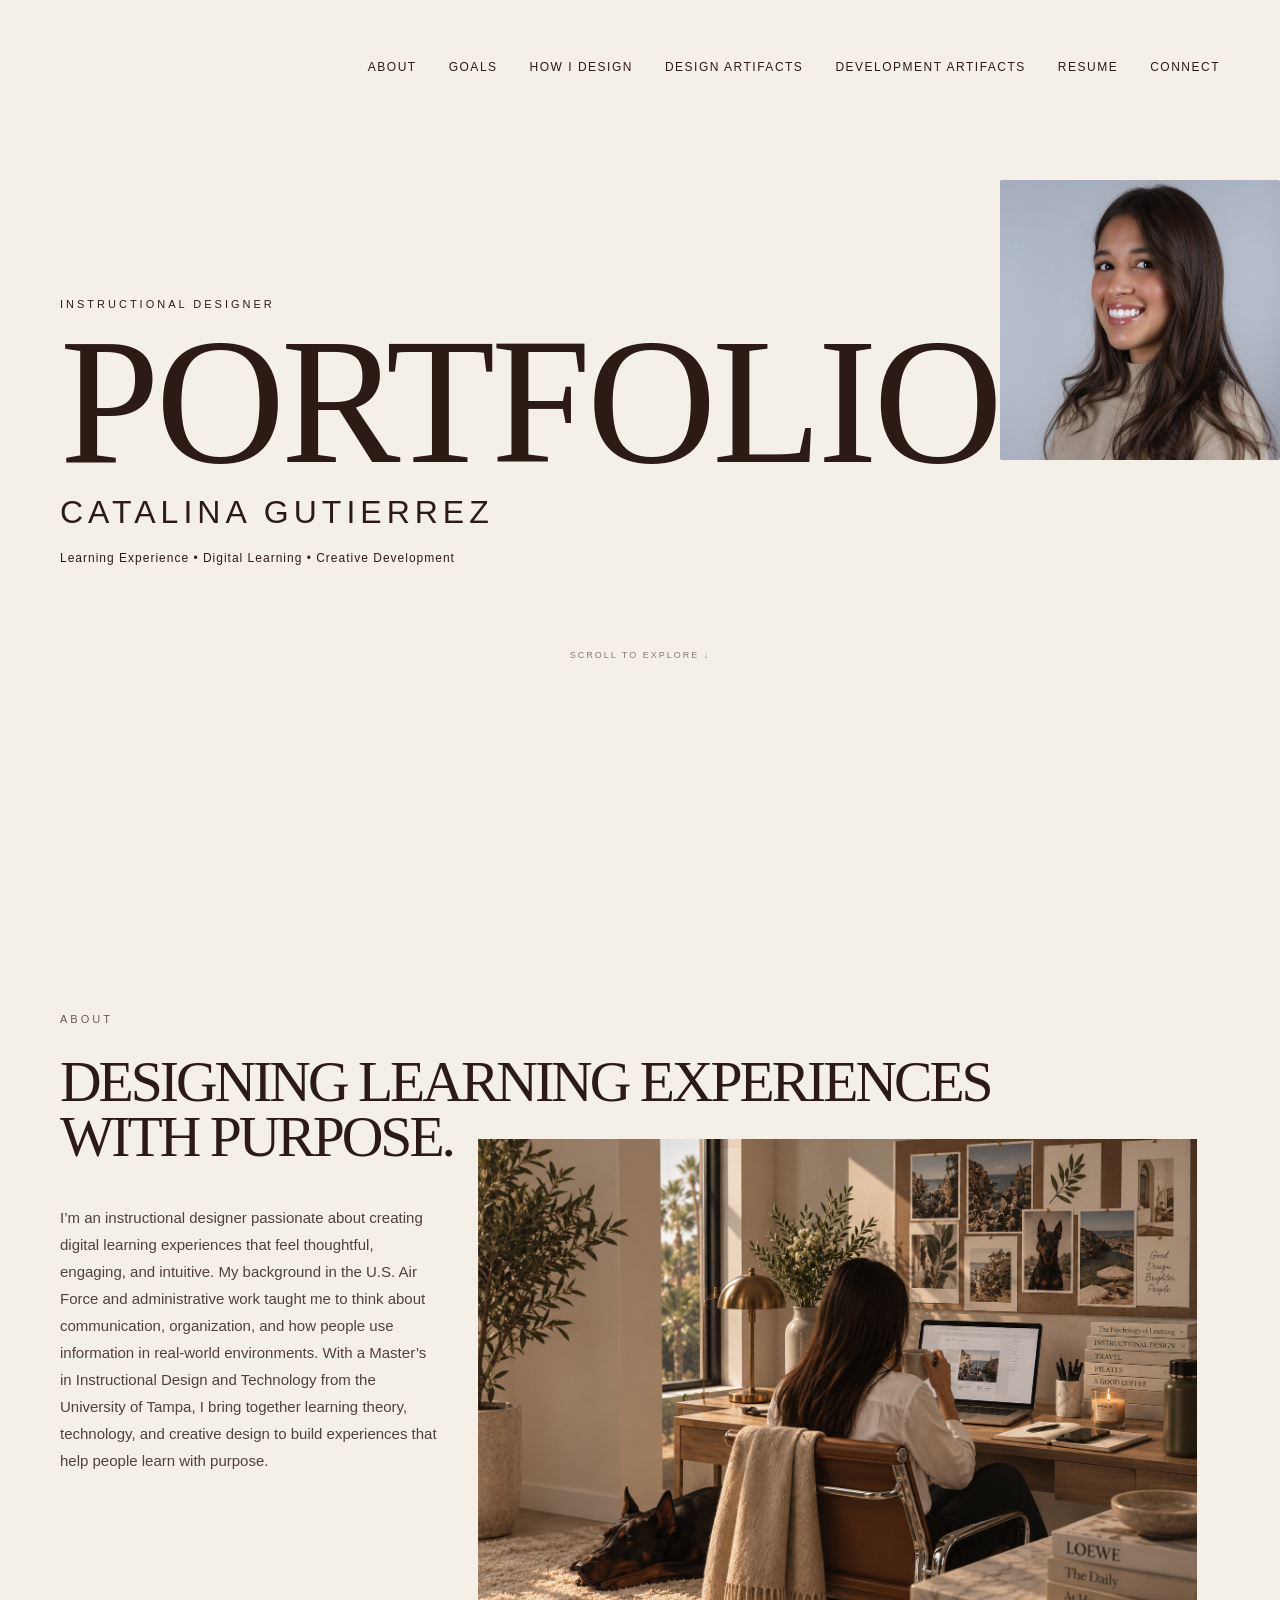
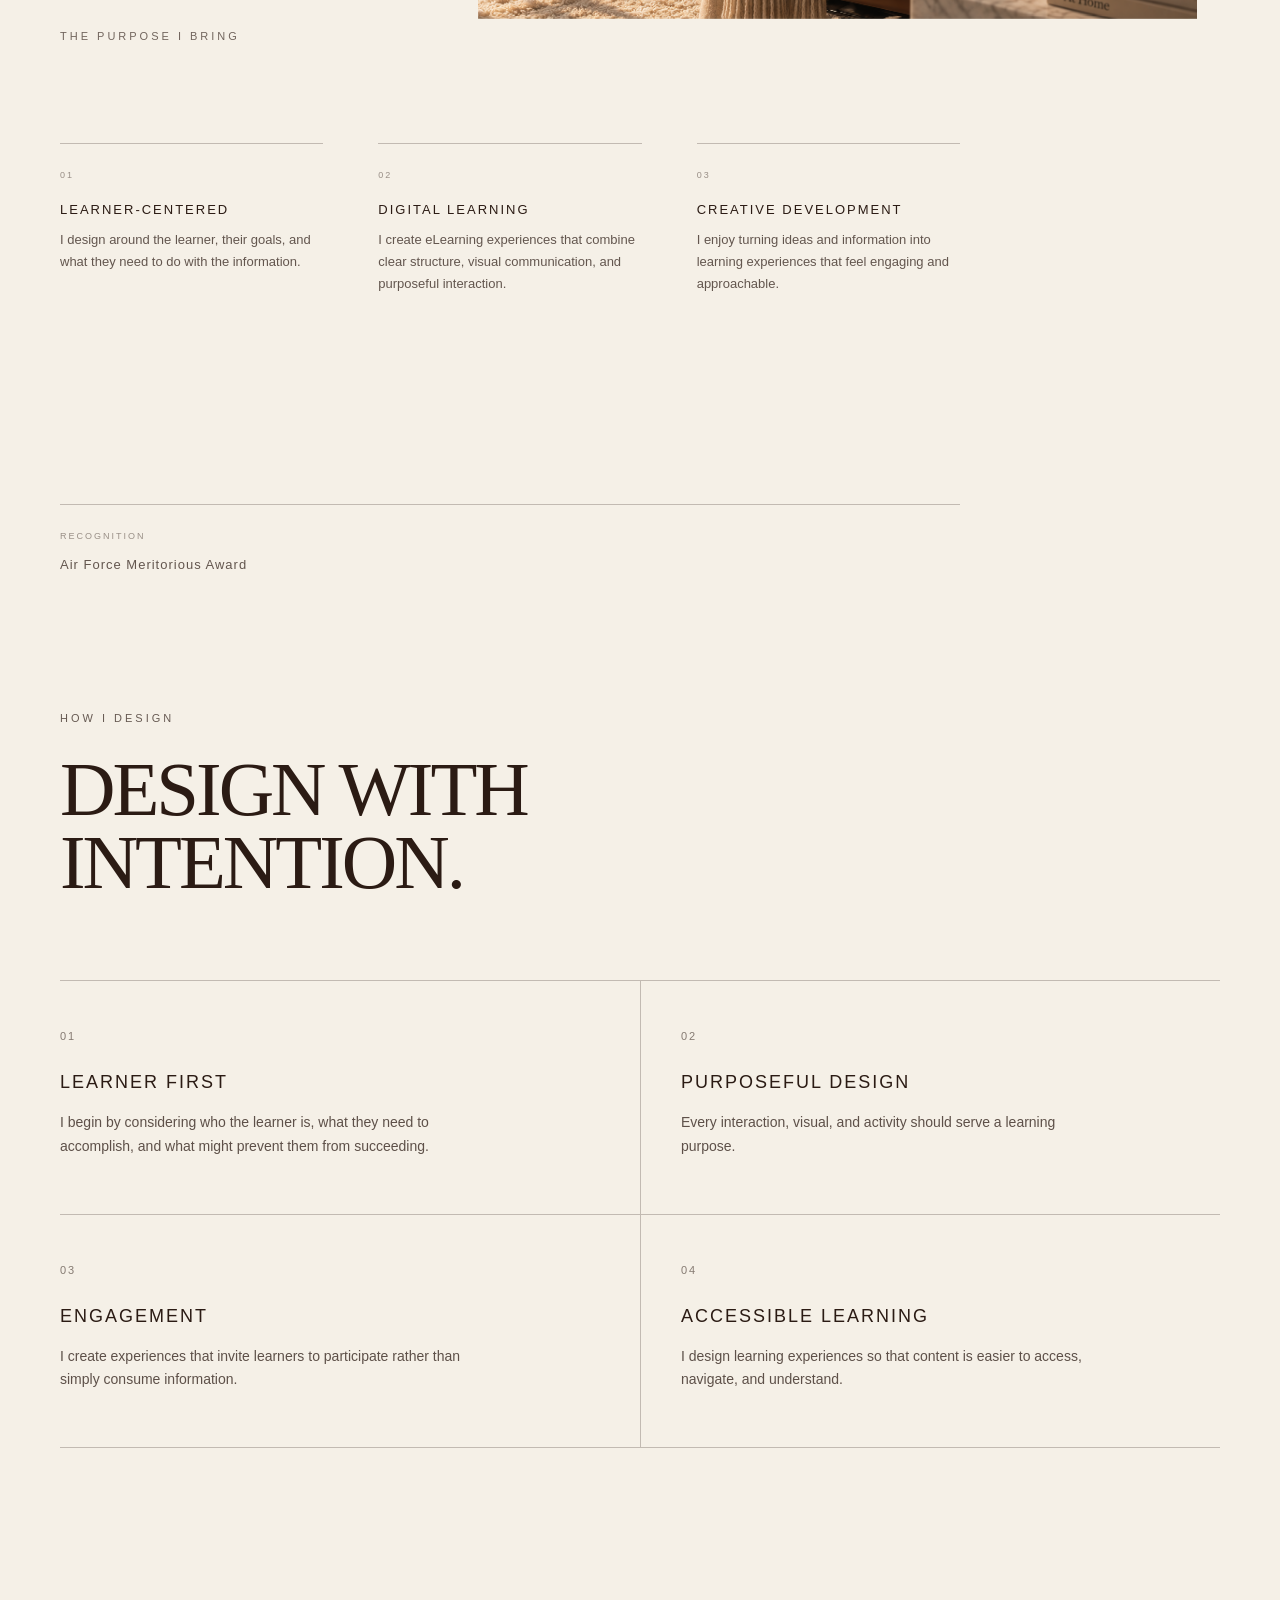
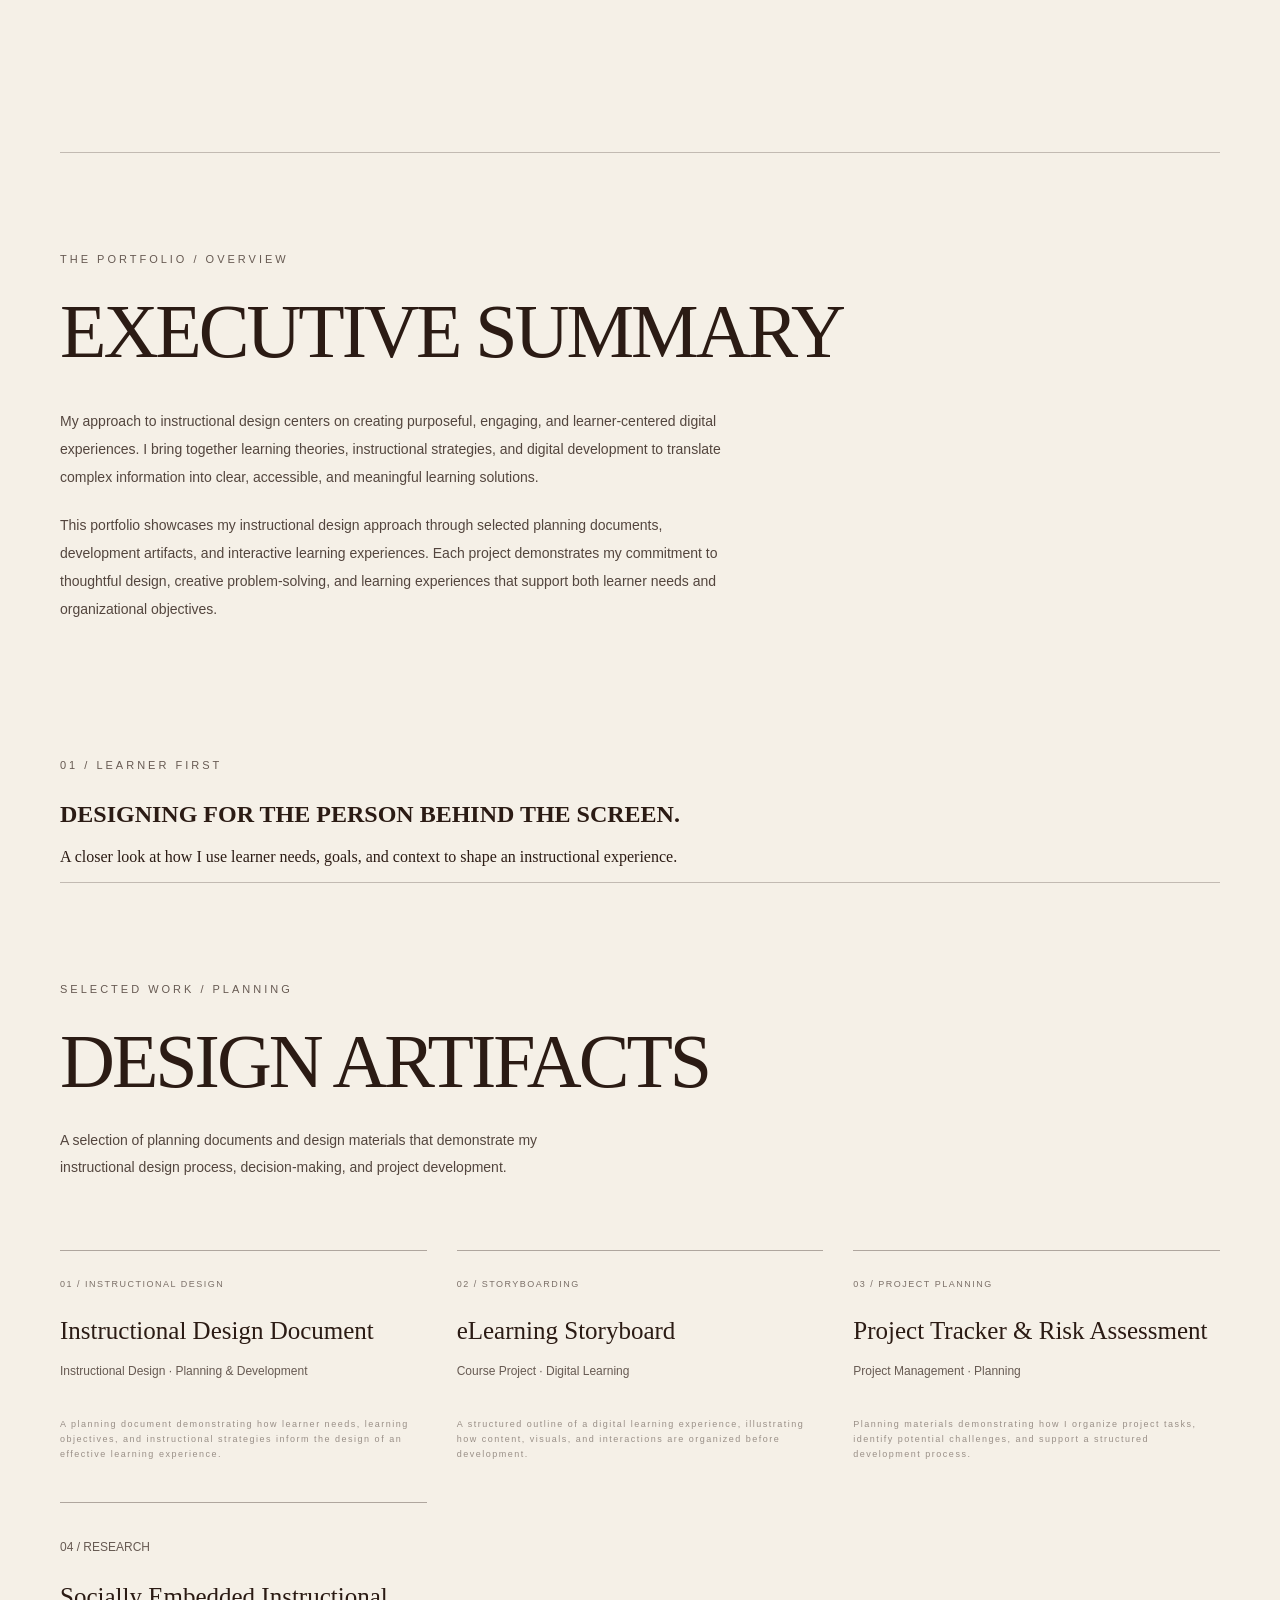
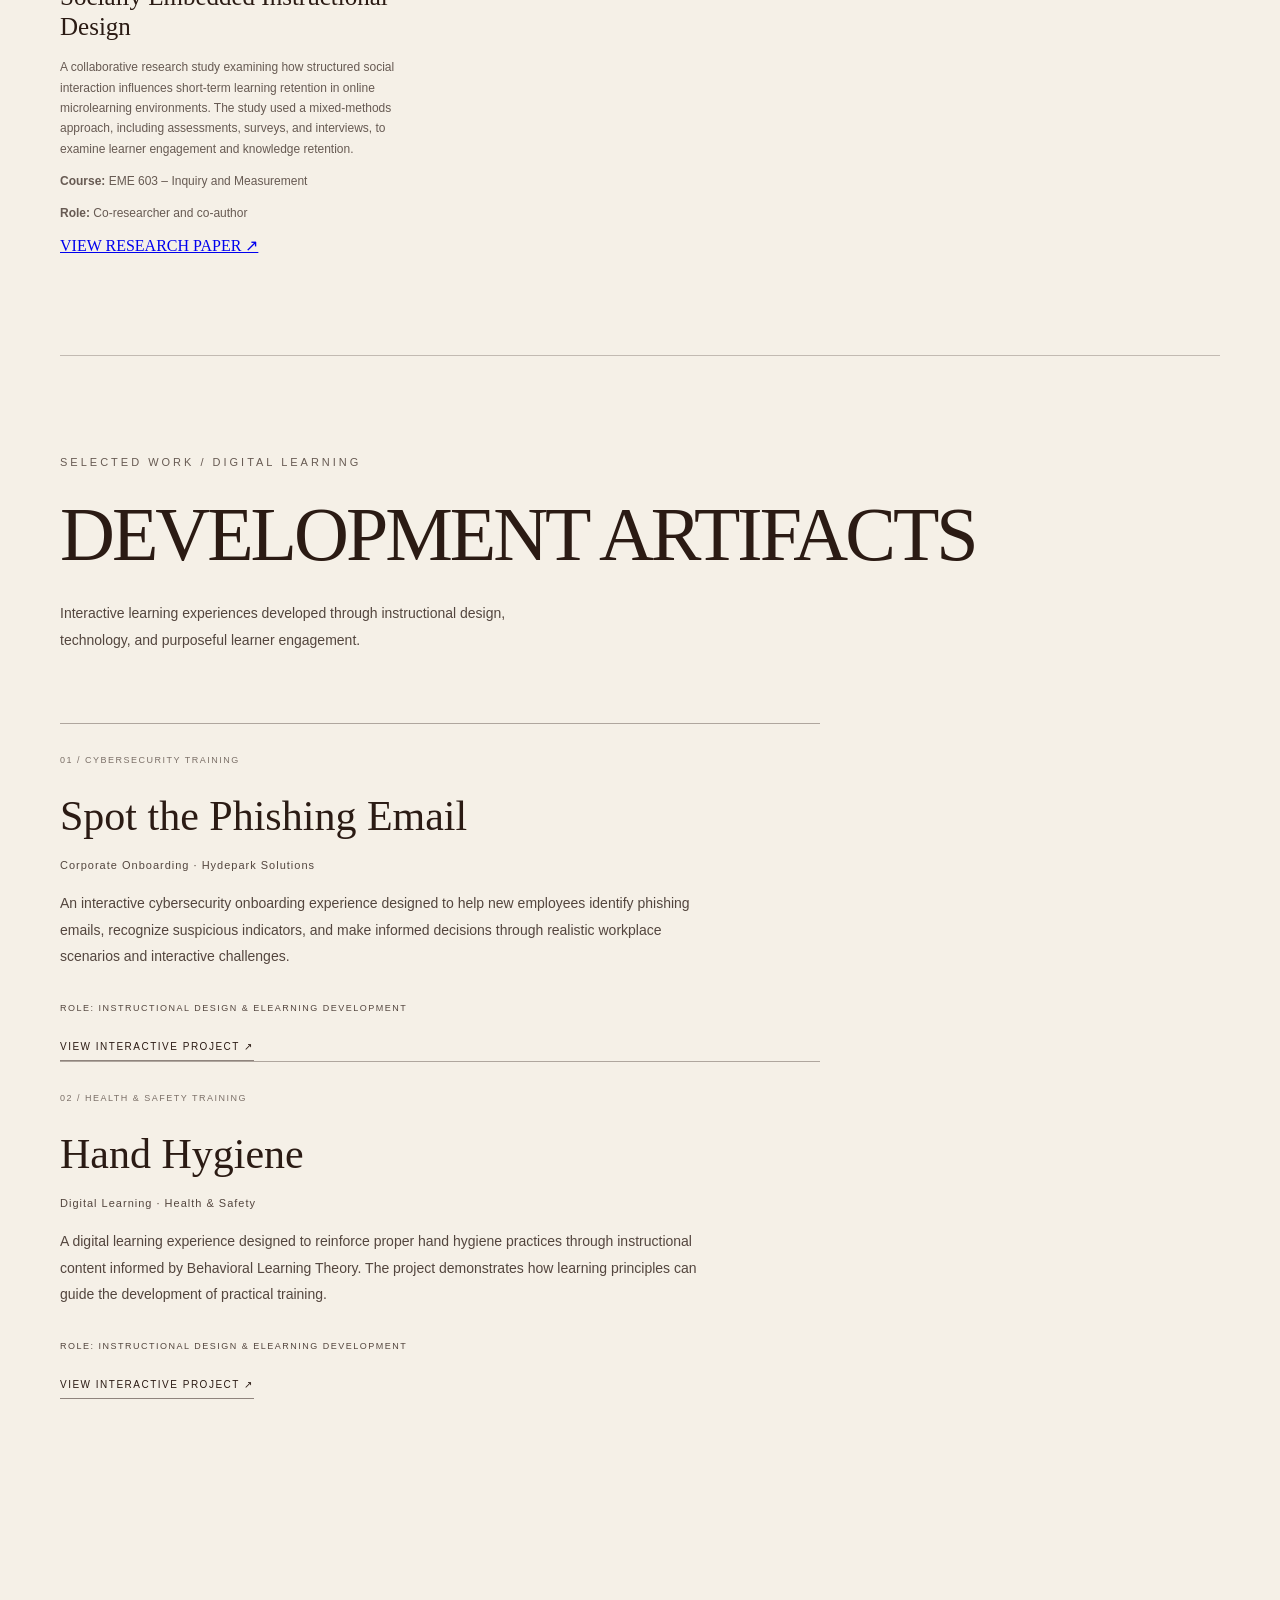
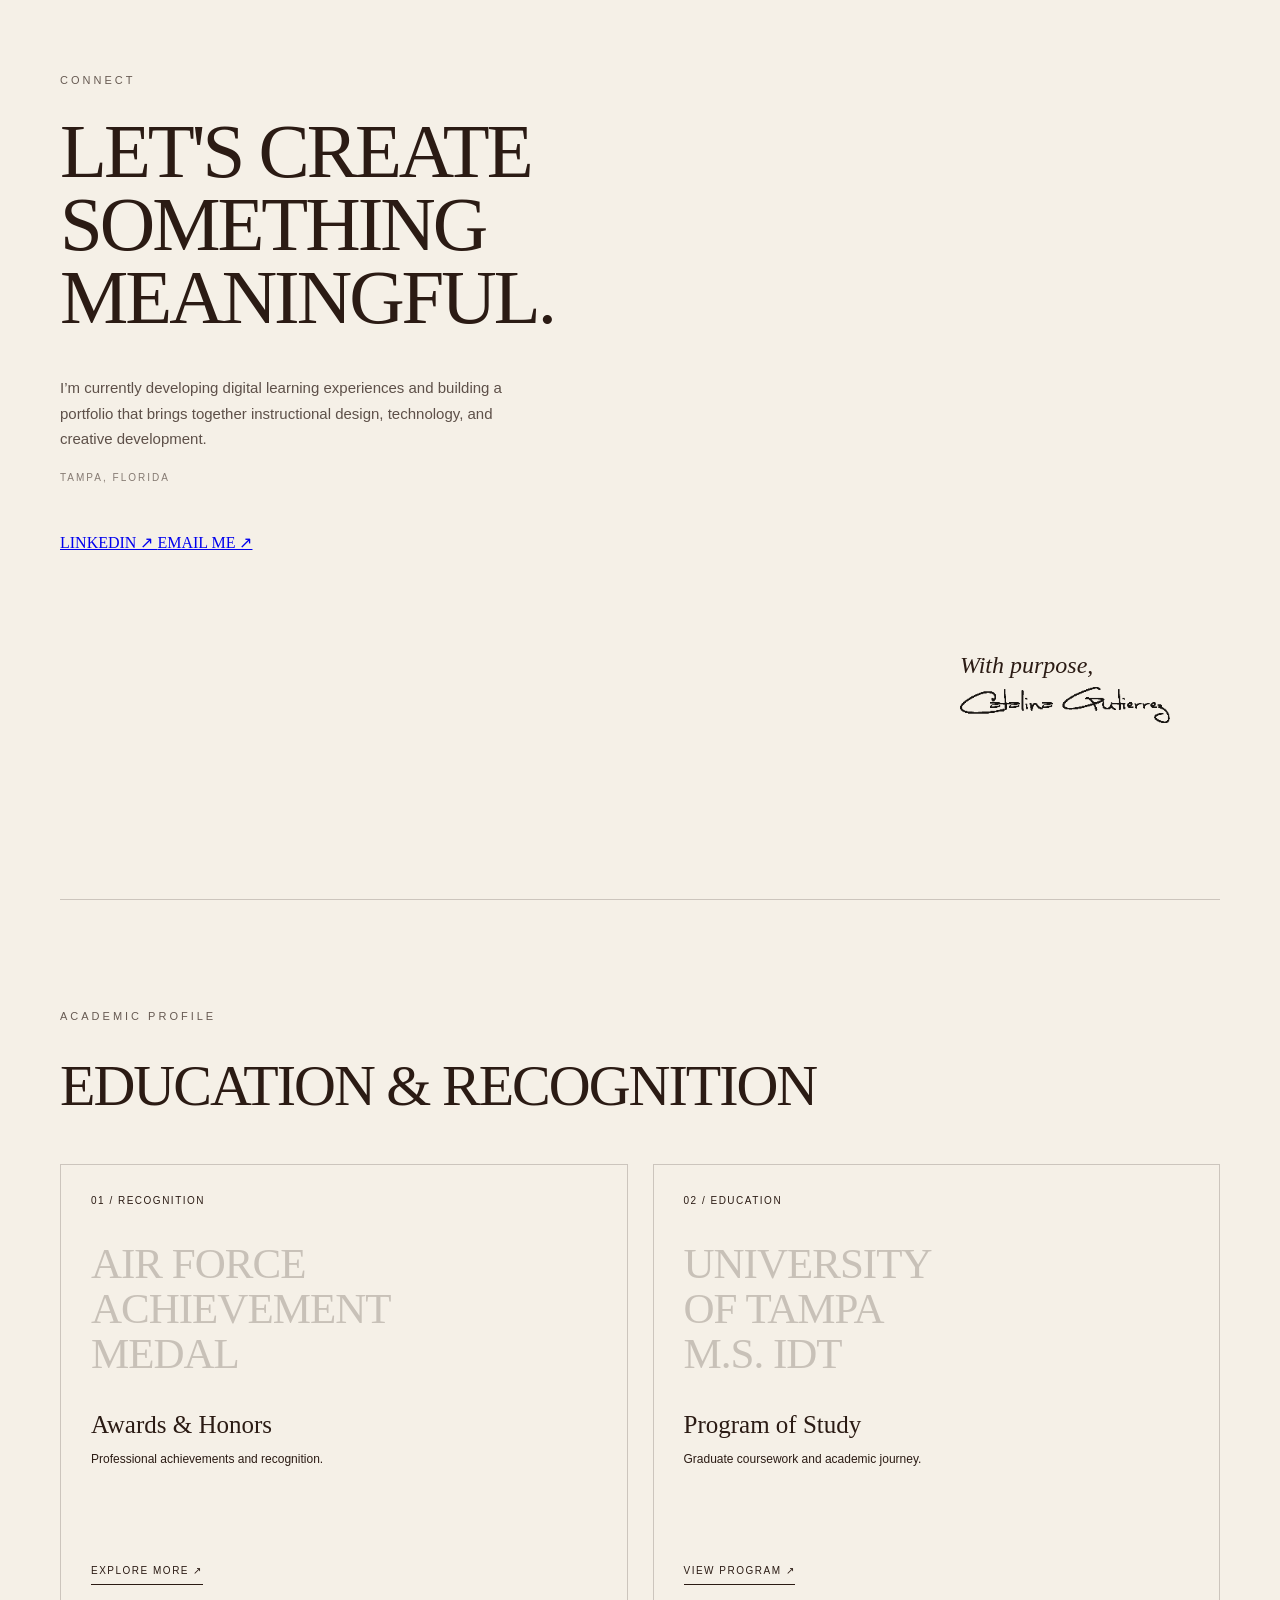
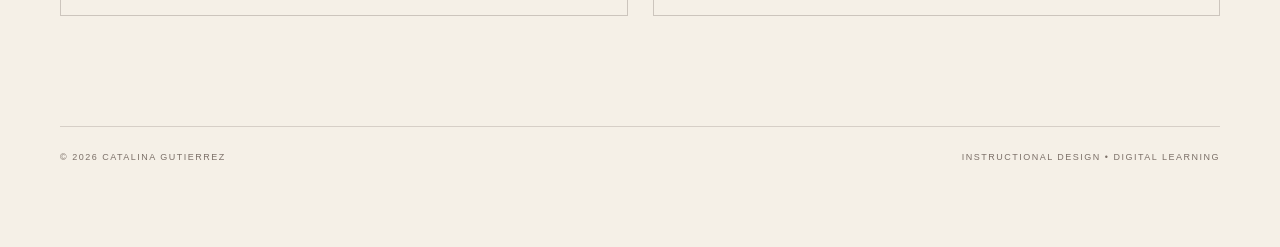
<file: index.html>
<!DOCTYPE html>
<html lang="en">

<head>
    <meta charset="UTF-8">
    <meta name="viewport" content="width=device-width, initial-scale=1.0">

    <title>Catalina Gutierrez | Portfolio</title>

    <link rel="stylesheet" href="style.css">
</head>

<body>

    <header>
        <nav>
            <a href="#about">ABOUT</a>
            <a href="goals.html">GOALS</a>
            <a href="#design">HOW I DESIGN</a>
            <a href="#artifacts">DESIGN ARTIFACTS</a>
            <a href="#development">DEVELOPMENT ARTIFACTS</a>
            <a href="resume.html">RESUME</a>
            <a href="#connect">CONNECT</a>
        </nav>
    </header>

    <main>

        <section class="hero">

            <p class="eyebrow">INSTRUCTIONAL DESIGNER</p>

            <h1>PORTFOLIO</h1>

            <h2 class="hero-name">CATALINA GUTIERREZ</h2>
            

            <p class="intro">
                Learning Experience • Digital Learning • Creative Development
            </p>
            <div class="hero-image">
    <img src="catalina-headshot.png" alt="Portrait of Catalina Gutierrez">
</div>

<div class="scroll-cue">
    SCROLL TO EXPLORE ↓
</div>
        </section>
        <section id="about" class="about">

    <p class="section-label">ABOUT</p>

    <h2>DESIGNING LEARNING EXPERIENCES WITH PURPOSE.</h2>

    <p class="about-text">
       I’m an instructional designer passionate about creating digital learning experiences that feel thoughtful, engaging, and intuitive. My background in the U.S. Air Force and administrative work taught me to think about communication, organization, and how people use information in real-world environments. With a Master’s in Instructional Design and Technology from the University of Tampa, I bring together learning theory, technology, and creative design to build experiences that help people learn with purpose.
    </p>
   
    <div class="about-image">
    <img src="about-desk.png" alt="Instructional designer working at a desk with learning materials and coffee">
</div>
<h3 class="about-details-title">THE PURPOSE I BRING</h3>
<div class="about-details">

    <div class="about-detail">
        <span>01</span>
        <h3>LEARNER-CENTERED</h3>
        <p>
            I design around the learner, their goals, and what they need to do with the information.
        </p>
    </div>

    <div class="about-detail">
        <span>02</span>
        <h3>DIGITAL LEARNING</h3>
        <p>
            I create eLearning experiences that combine clear structure, visual communication, and purposeful interaction.
        </p>
    </div>

    <div class="about-detail">
        <span>03</span>
        <h3>CREATIVE DEVELOPMENT</h3>
        <p>
            I enjoy turning ideas and information into learning experiences that feel engaging and approachable.
        </p>
    </div>

</div>
</section>

 <div class="about-recognition">

        <span>RECOGNITION</span>

        <p>Air Force Meritorious Award</p>

    </div>
<section id="design" class="design">

    <p class="section-label">HOW I DESIGN</p>

    <h2>DESIGN WITH INTENTION.</h2>

    <div class="design-grid">

        <a href="#project1" class="design-card">
            <span>01</span>
            <h3>LEARNER FIRST</h3>
            <p>
                I begin by considering who the learner is, what they need to accomplish, and what might prevent them from succeeding.
            </p>
        </a>

        <a href="#project2" class="design-card">
            <span>02</span>
            <h3>PURPOSEFUL DESIGN</h3>
            <p>
                Every interaction, visual, and activity should serve a learning purpose.
            </p>
        </a>

        <a href="#project3" class="design-card">
            <span>03</span>
            <h3>ENGAGEMENT</h3>
            <p>
                I create experiences that invite learners to participate rather than simply consume information.
            </p>
        </a>

        <a href="#project4" class="design-card">
            <span>04</span>
            <h3>ACCESSIBLE LEARNING</h3>
            <p>
                I design learning experiences so that content is easier to access, navigate, and understand.
            </p>
        </a>

    </div>

</section>


<!-- EXECUTIVE SUMMARY -->
<section class="executive-summary" id="summary">
    <p class="section-label">THE PORTFOLIO / OVERVIEW</p>
    <h2>EXECUTIVE SUMMARY</h2>

    <p>
        My approach to instructional design centers on creating
        purposeful, engaging, and learner-centered digital
        experiences. I bring together learning theories,
        instructional strategies, and digital development to
        translate complex information into clear, accessible,
        and meaningful learning solutions.
    </p>

    <p>
        This portfolio showcases my instructional design approach
        through selected planning documents, development artifacts,
        and interactive learning experiences. Each project
        demonstrates my commitment to thoughtful design, creative
        problem-solving, and learning experiences that support
        both learner needs and organizational objectives.
    </p>
</section>

    </p>
</section>

<section id="project1" class="project">

    <p class="section-label">01 / LEARNER FIRST</p>

    <h2>DESIGNING FOR THE PERSON BEHIND THE SCREEN.</h2>

    <p class="project-intro">
        A closer look at how I use learner needs, goals, and context to shape an instructional experience.
    </p>

</section>

<section class="artifacts" id="artifacts">
    <p class="section-label">SELECTED WORK / PLANNING</p>
    <h2>DESIGN ARTIFACTS</h2>
    <p class="artifacts-intro">
        A selection of planning documents and design materials
        that demonstrate my instructional design process,
        decision-making, and project development.
    </p>

    <div class="artifacts-grid">
        <article class="artifact-card">
            <span>01 / INSTRUCTIONAL DESIGN</span>
            <h3>Instructional Design Document</h3>
            <p>Instructional Design · Planning & Development</p>
            <p class="artifact-placeholder">A planning document demonstrating how learner needs, learning objectives, and instructional strategies inform the design of an effective learning experience.</p>
        </article>

        <article class="artifact-card">
            <span>02 / STORYBOARDING</span>
            <h3>eLearning Storyboard</h3>
            <p>Course Project · Digital Learning</p>
            <p class="artifact-placeholder">A structured outline of a digital learning experience, illustrating how content, visuals, and interactions are organized before development.</p>
        </article>

        <article class="artifact-card">
            <span>03 / PROJECT PLANNING</span>
            <h3>Project Tracker & Risk Assessment</h3>
            <p>Project Management · Planning</p>
            <p class="artifact-placeholder">Planning materials demonstrating how I organize project tasks, identify potential challenges, and support a structured development process.</p>
        </article>

<div class="artifact-card">
    <p class="artifact-number">04 / RESEARCH</p>

    <h3>Socially Embedded Instructional Design</h3>

    <p>
        A collaborative research study examining how structured
        social interaction influences short-term learning retention
        in online microlearning environments. The study used a
        mixed-methods approach, including assessments, surveys,
        and interviews, to examine learner engagement and knowledge
        retention.
    </p>

    <p>
        <strong>Course:</strong> EME 603 – Inquiry and Measurement
    </p>

    <p>
        <strong>Role:</strong> Co-researcher and co-author
    </p>

    <a href="Socially-Embedded-Instructional-Design-Research.pdf"
       target="_blank"
       rel="noopener noreferrer">
        VIEW RESEARCH PAPER ↗
    </a>
</div>

    </div>
</section>


<!-- DEVELOPMENT ARTIFACTS -->
<section class="development" id="development">

    <p class="section-label">SELECTED WORK / DIGITAL LEARNING</p>
    <h2>DEVELOPMENT ARTIFACTS</h2>

    <p class="development-intro">
        Interactive learning experiences developed through
        instructional design, technology, and purposeful
        learner engagement.
    </p>

    <div class="development-grid">

        <article class="development-card">
            <span>01 / CYBERSECURITY TRAINING</span>

            <h3>Spot the Phishing Email</h3>

            <p class="development-meta">
                Corporate Onboarding · Hydepark Solutions
            </p>

            <p>
                An interactive cybersecurity onboarding experience
                designed to help new employees identify phishing
                emails, recognize suspicious indicators, and make
                informed decisions through realistic workplace
                scenarios and interactive challenges.
            </p>

            <p class="development-role">
                ROLE: INSTRUCTIONAL DESIGN & ELEARNING DEVELOPMENT
            </p>

            <a href="https://360.articulate.com/review/content/0fc05bff-fcff-45d2-87a4-5a518b0da378/review"
               target="_blank"
               rel="noopener noreferrer">
                VIEW INTERACTIVE PROJECT ↗
            </a>
        </article>
 

<article class="development-card">
    <span>02 / HEALTH & SAFETY TRAINING</span>

    <h3>Hand Hygiene</h3>

    <p class="development-meta">
        Digital Learning · Health & Safety
    </p>

    <p>
        A digital learning experience designed to reinforce
        proper hand hygiene practices through instructional
        content informed by Behavioral Learning Theory.
        The project demonstrates how learning principles
        can guide the development of practical training.
    </p>

    <p class="development-role">
        ROLE: INSTRUCTIONAL DESIGN & ELEARNING DEVELOPMENT
    </p>

    <a href="https://360.articulate.com/review/content/b15653dc-0eb2-4570-82b8-10a7e0ef8695/review"
       target="_blank"
       rel="noopener noreferrer">
        VIEW INTERACTIVE PROJECT ↗
    </a>
</article>

    </div>
</section>

   <section id="connect" class="connect">

    <p class="section-label">CONNECT</p>

    <h2>LET'S CREATE SOMETHING MEANINGFUL.</h2>

    <p class="connect-text">
        I’m currently developing digital learning experiences and building a portfolio that brings together instructional design, technology, and creative development.
    </p>

    <p class="connect-location">
        Tampa, Florida
    </p>

   <div class="contact-links">
    <a href="https://www.linkedin.com/in/gutierrezcatalina5/"
       target="_blank"
       rel="noopener noreferrer">
        LINKEDIN ↗
    </a>

    <a href="mailto:gutierrezz5@icloud.com">
        EMAIL ME ↗
    </a>
</div>
    <div class="signature-signoff">

        <span>With purpose,</span>

        <img src="catalina-signature.png" alt="Catalina Gutierrez handwritten signature">

    </div>

</section> 

<section id="academic-profile" class="academic-profile">

    <p class="section-label">ACADEMIC PROFILE</p>
    <h2>EDUCATION & RECOGNITION</h2>

    <div class="academic-grid">

        <a href="awards.html" class="academic-card">
            <span class="academic-number">01 / RECOGNITION</span>
            <div class="academic-preview">
                AIR FORCE<br>
                ACHIEVEMENT<br>
                MEDAL
            </div>
            <h3>Awards & Honors</h3>
            <p>Professional achievements and recognition.</p>
            <span class="academic-link">EXPLORE MORE ↗</span>
        </a>

        <a href="program.html" class="academic-card">
            <span class="academic-number">02 / EDUCATION</span>
            <div class="academic-preview">
                UNIVERSITY<br>
                OF TAMPA<br>
                M.S. IDT
            </div>
            <h3>Program of Study</h3>
            <p>Graduate coursework and academic journey.</p>
            <span class="academic-link">VIEW PROGRAM ↗</span>
        </a>

    </div>
</section>

</main>
<footer>
    <p>© 2026 CATALINA GUTIERREZ</p>
    <p>INSTRUCTIONAL DESIGN • DIGITAL LEARNING</p>
</footer>

</body>
</html>
</file>
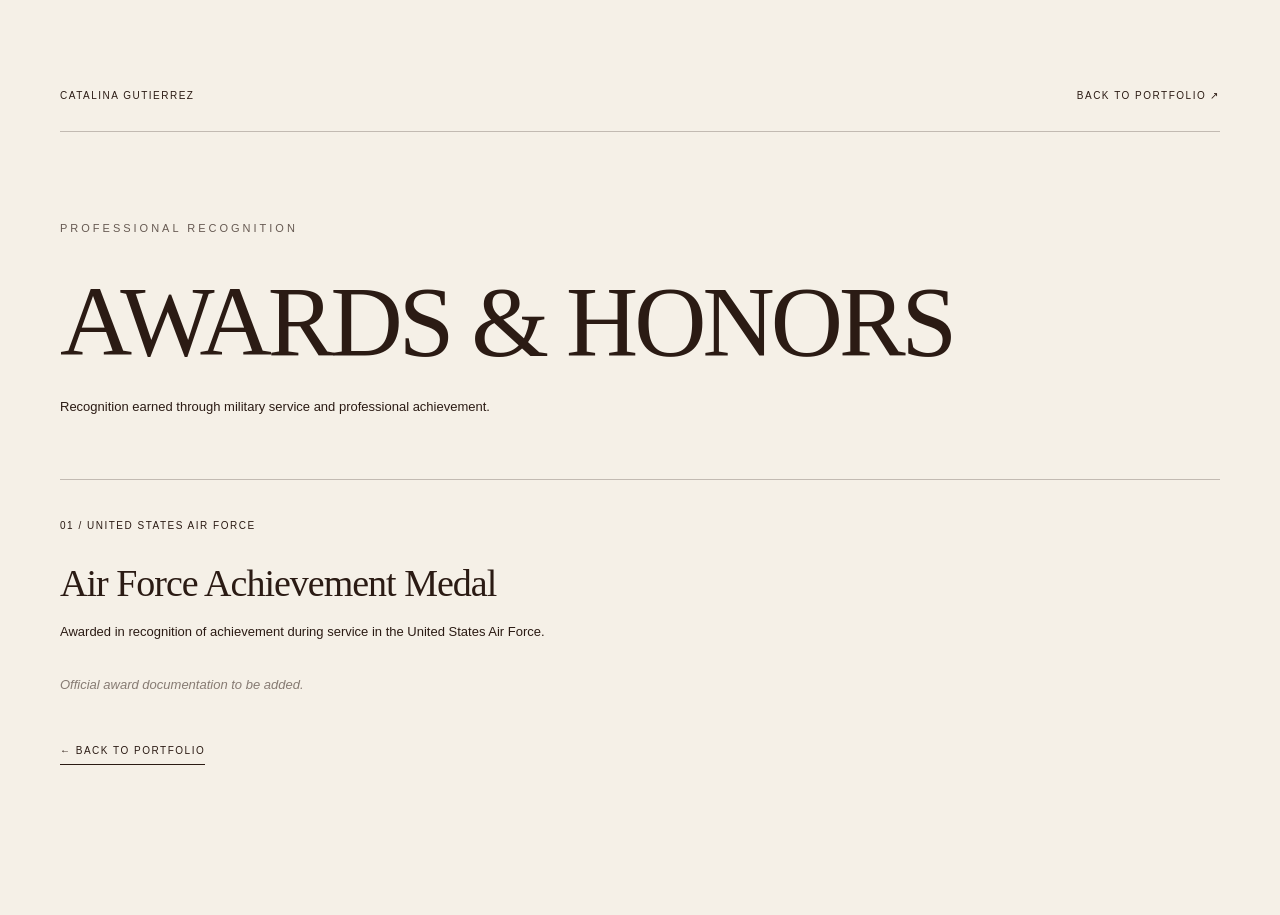
<file: awards.html>
<!DOCTYPE html>
<html lang="en">
<head>
    <meta charset="UTF-8">
    <meta name="viewport" content="width=device-width, initial-scale=1.0">
    <title>Awards & Honors | Catalina Gutierrez</title>
    <link rel="stylesheet" href="style.css">
</head>

<body>

    <header class="resume-header">
        <a href="index.html" class="resume-home">CATALINA GUTIERREZ</a>
        <a href="index.html" class="resume-download">BACK TO PORTFOLIO ↗</a>
    </header>

    <main class="resume-page">

        <p class="section-label">PROFESSIONAL RECOGNITION</p>
        <h1>AWARDS & HONORS</h1>

        <p class="resume-intro">
            Recognition earned through military service and professional achievement.
        </p>

        <section class="award-detail">
            <p class="academic-number">01 / UNITED STATES AIR FORCE</p>
            <h2>Air Force Achievement Medal</h2>
            <p>
                Awarded in recognition of achievement during service in the
                United States Air Force.
            </p>
            <p class="award-note">
                Official award documentation to be added.
            </p>
        </section>

        <a href="index.html" class="resume-back">← BACK TO PORTFOLIO</a>

    </main>

</body>
</html>
</file>
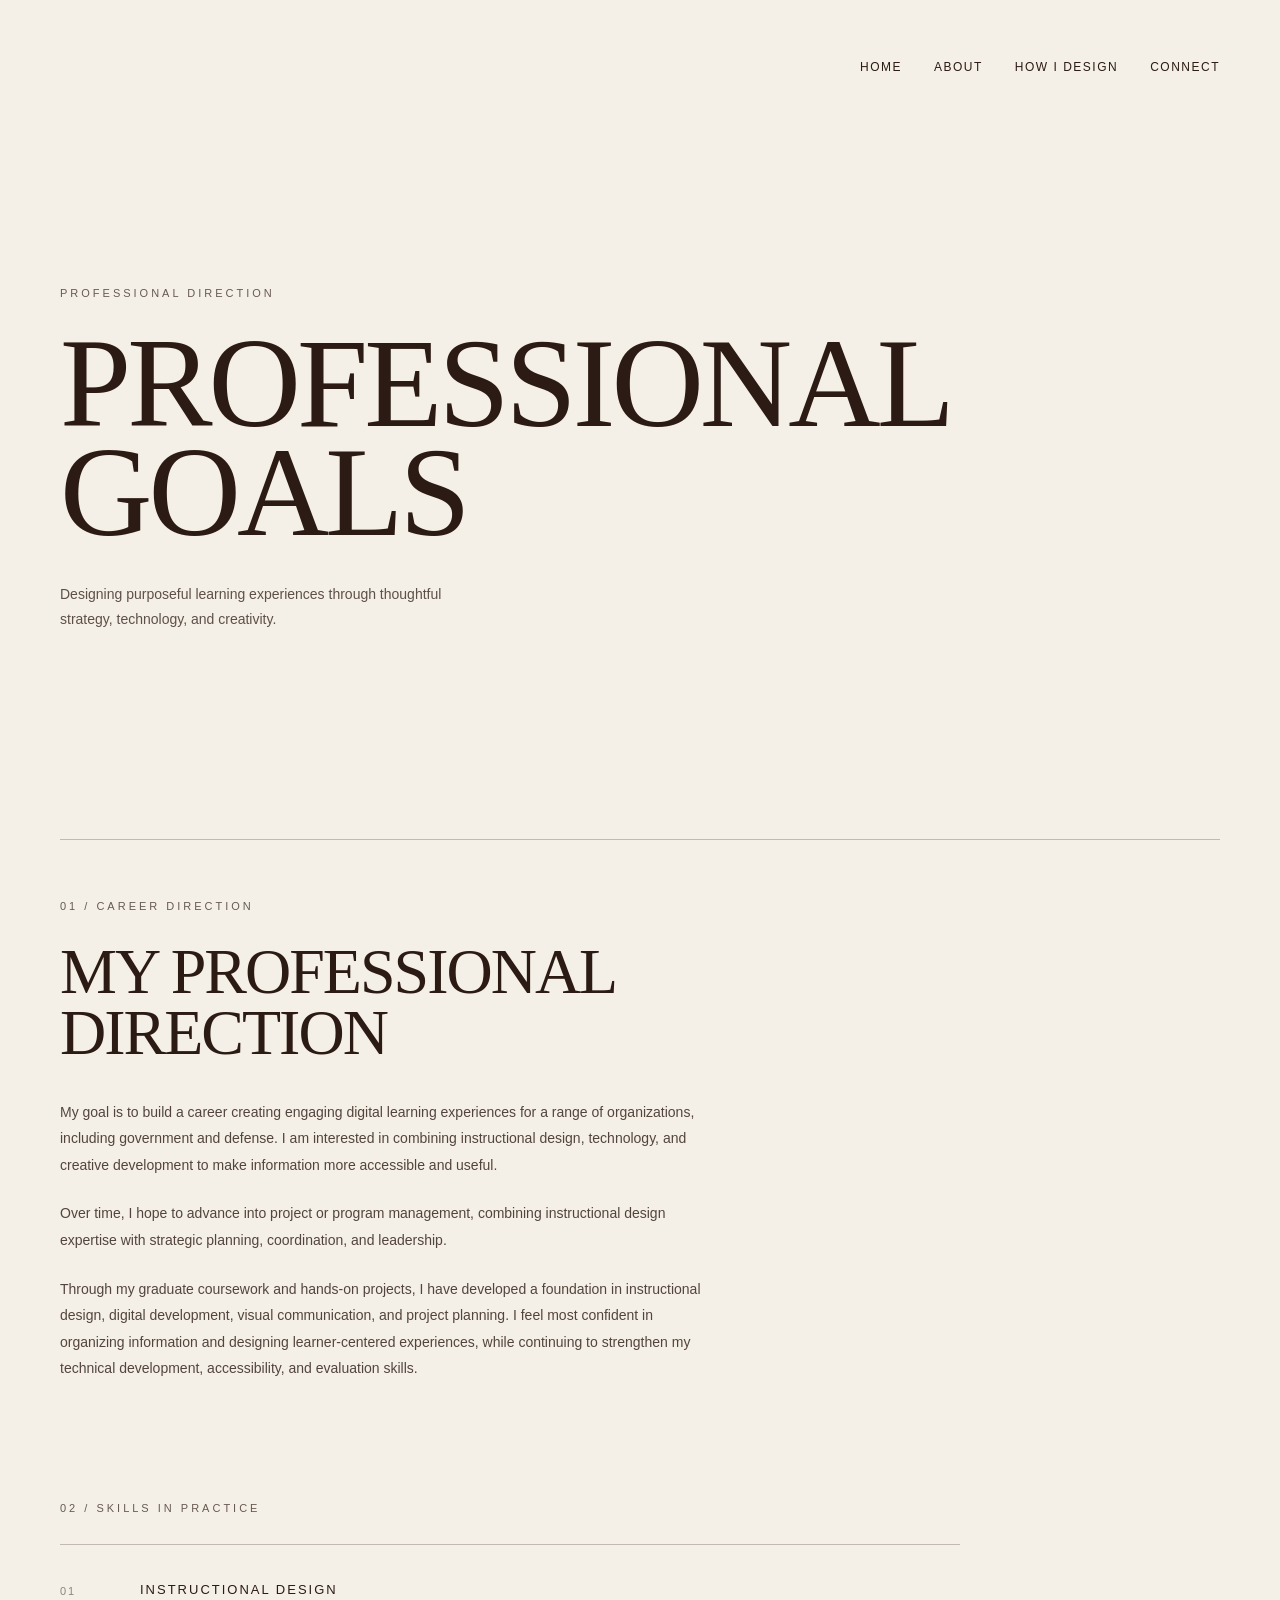
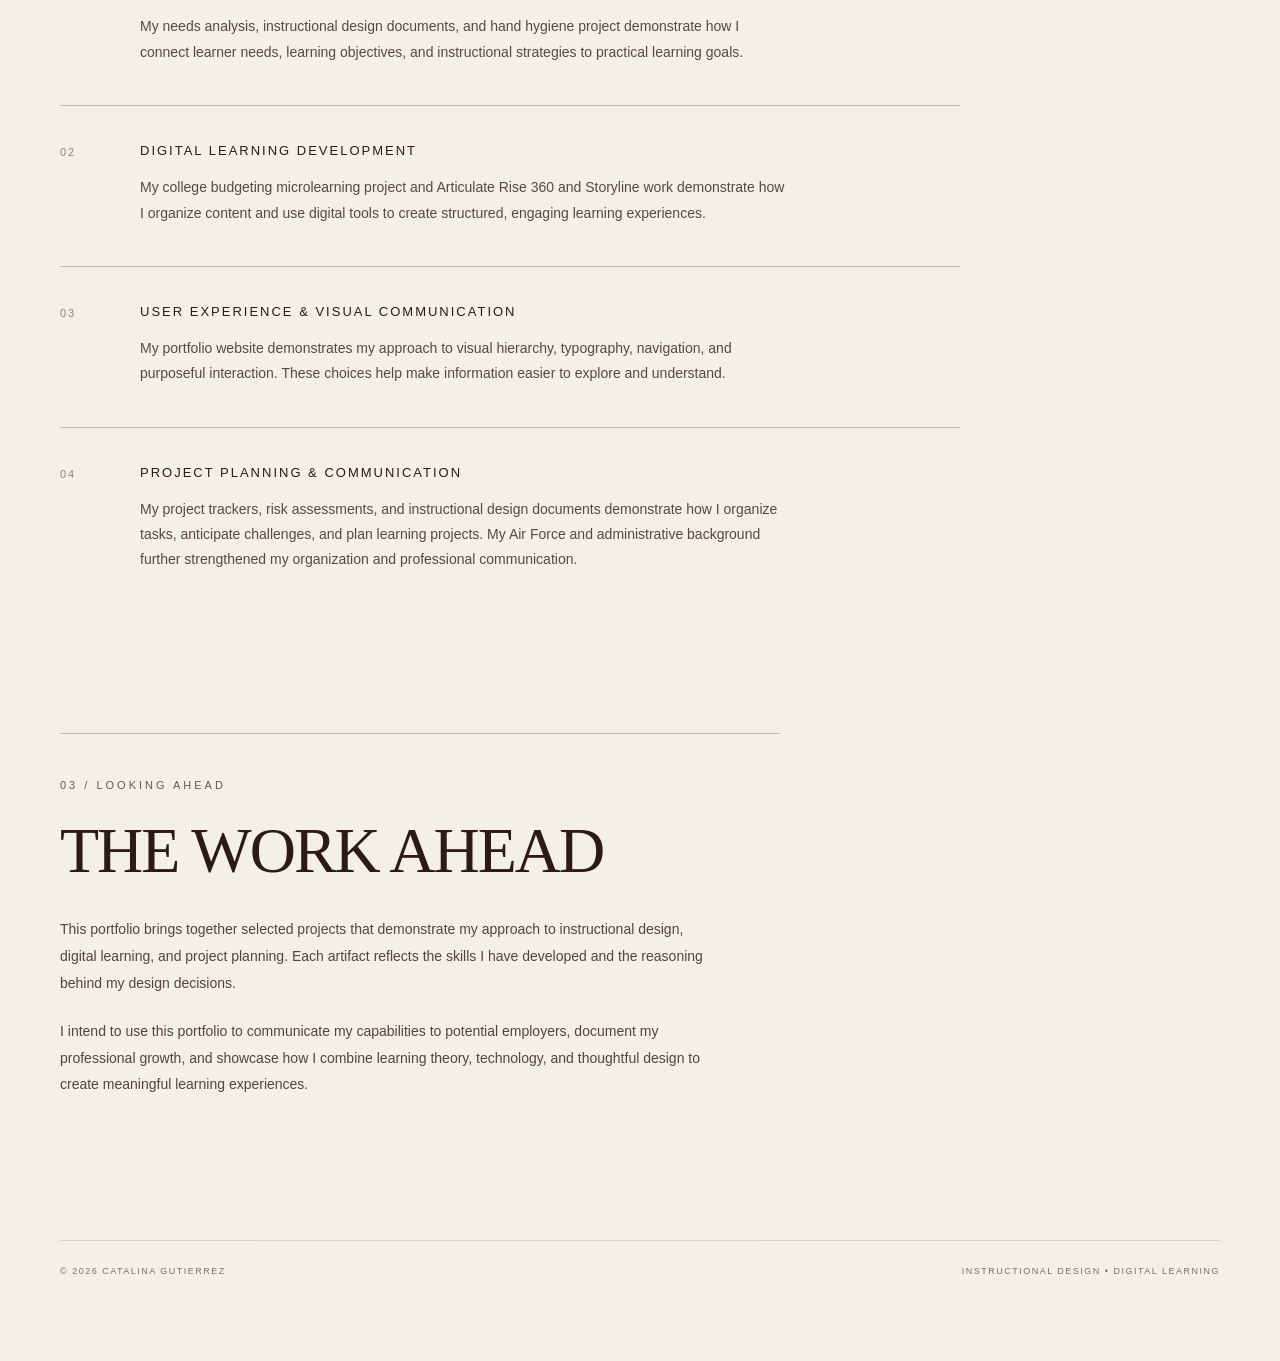
<file: goals.html>
<!DOCTYPE html>
<html lang="en">

<head>
    <meta charset="UTF-8">
    <meta name="viewport" content="width=device-width, initial-scale=1.0">
    <title>Professional Goals | Catalina Gutierrez</title>
    <link rel="stylesheet" href="style.css">
</head>

<body>

    <header>
        <nav>
            <a href="index.html">HOME</a>
            <a href="index.html#about">ABOUT</a>
            <a href="index.html#design">HOW I DESIGN</a>
            <a href="index.html#connect">CONNECT</a>
        </nav>
    </header>

    <main class="goals-page">

        <section class="goals-hero">
            <p class="section-label">PROFESSIONAL DIRECTION</p>
            <h1>PROFESSIONAL<br>GOALS</h1>
            <p class="goals-intro">
                Designing purposeful learning experiences through
                thoughtful strategy, technology, and creativity.
            </p>
        </section>

         <section class="goals-content">

            <div class="goals-overview">
                <p class="section-label">01 / CAREER DIRECTION</p>

                <h2>MY PROFESSIONAL DIRECTION</h2>

                <p>
                    My goal is to build a career creating engaging digital learning experiences for a range of organizations, including government and defense. I am interested in combining instructional design, technology, and creative development to make information more accessible and useful. 

                <p>
                    Over time, I hope to advance into project or program
                    management, combining instructional design expertise with
                    strategic planning, coordination, and leadership.
                </p>

                <p>
                    Through my graduate coursework and hands-on projects, I
                    have developed a foundation in instructional design, digital
                    development, visual communication, and project planning.
                    I feel most confident in organizing information and
                    designing learner-centered experiences, while continuing
                    to strengthen my technical development, accessibility,
                    and evaluation skills.
                </p>
            </div>
            <div class="goals-skills">

                <p class="section-label">02 / SKILLS IN PRACTICE</p>

                <div class="goals-skill">
                    <span>01</span>
                    <div>
                        <h3>INSTRUCTIONAL DESIGN</h3>
                        <p>
                            My needs analysis, instructional design documents,
                            and hand hygiene project demonstrate how I connect
                            learner needs, learning objectives, and instructional
                            strategies to practical learning goals.
                        </p>
                    </div>
                </div>

                <div class="goals-skill">
                    <span>02</span>
                    <div>
                        <h3>DIGITAL LEARNING DEVELOPMENT</h3>
                        <p>
                            My college budgeting microlearning project and
                            Articulate Rise 360 and Storyline work demonstrate
                            how I organize content and use digital tools to
                            create structured, engaging learning experiences.
                        </p>
                    </div>
                </div>

                <div class="goals-skill">
                    <span>03</span>
                    <div>
                        <h3>USER EXPERIENCE & VISUAL COMMUNICATION</h3>
                        <p>
                            My portfolio website demonstrates my approach to
                            visual hierarchy, typography, navigation, and
                            purposeful interaction. These choices help make
                            information easier to explore and understand.
                        </p>
                    </div>
                </div>

                <div class="goals-skill">
                    <span>04</span>
                    <div>
                        <h3>PROJECT PLANNING & COMMUNICATION</h3>
                        <p>
                            My project trackers, risk assessments, and
                            instructional design documents demonstrate how
                            I organize tasks, anticipate challenges, and plan
                            learning projects. My Air Force and administrative
                            background further strengthened my organization
                            and professional communication.
                        </p>
                    </div>
                </div>

            </div>
            <div class="goals-closing">

    <p class="section-label">03 / LOOKING AHEAD</p>

    <h2>THE WORK AHEAD</h2>

    <p>
        This portfolio brings together selected projects that
        demonstrate my approach to instructional design, digital
        learning, and project planning. Each artifact reflects
        the skills I have developed and the reasoning behind
        my design decisions.
    </p>

    <p>
        I intend to use this portfolio to communicate my
        capabilities to potential employers, document my
        professional growth, and showcase how I combine
        learning theory, technology, and thoughtful design
        to create meaningful learning experiences.
    </p>

</div>

        </section>

    </main>

    <footer>
        <p>© 2026 CATALINA GUTIERREZ</p>
        <p>INSTRUCTIONAL DESIGN • DIGITAL LEARNING</p>
    </footer>

</body>
</html>
</file>
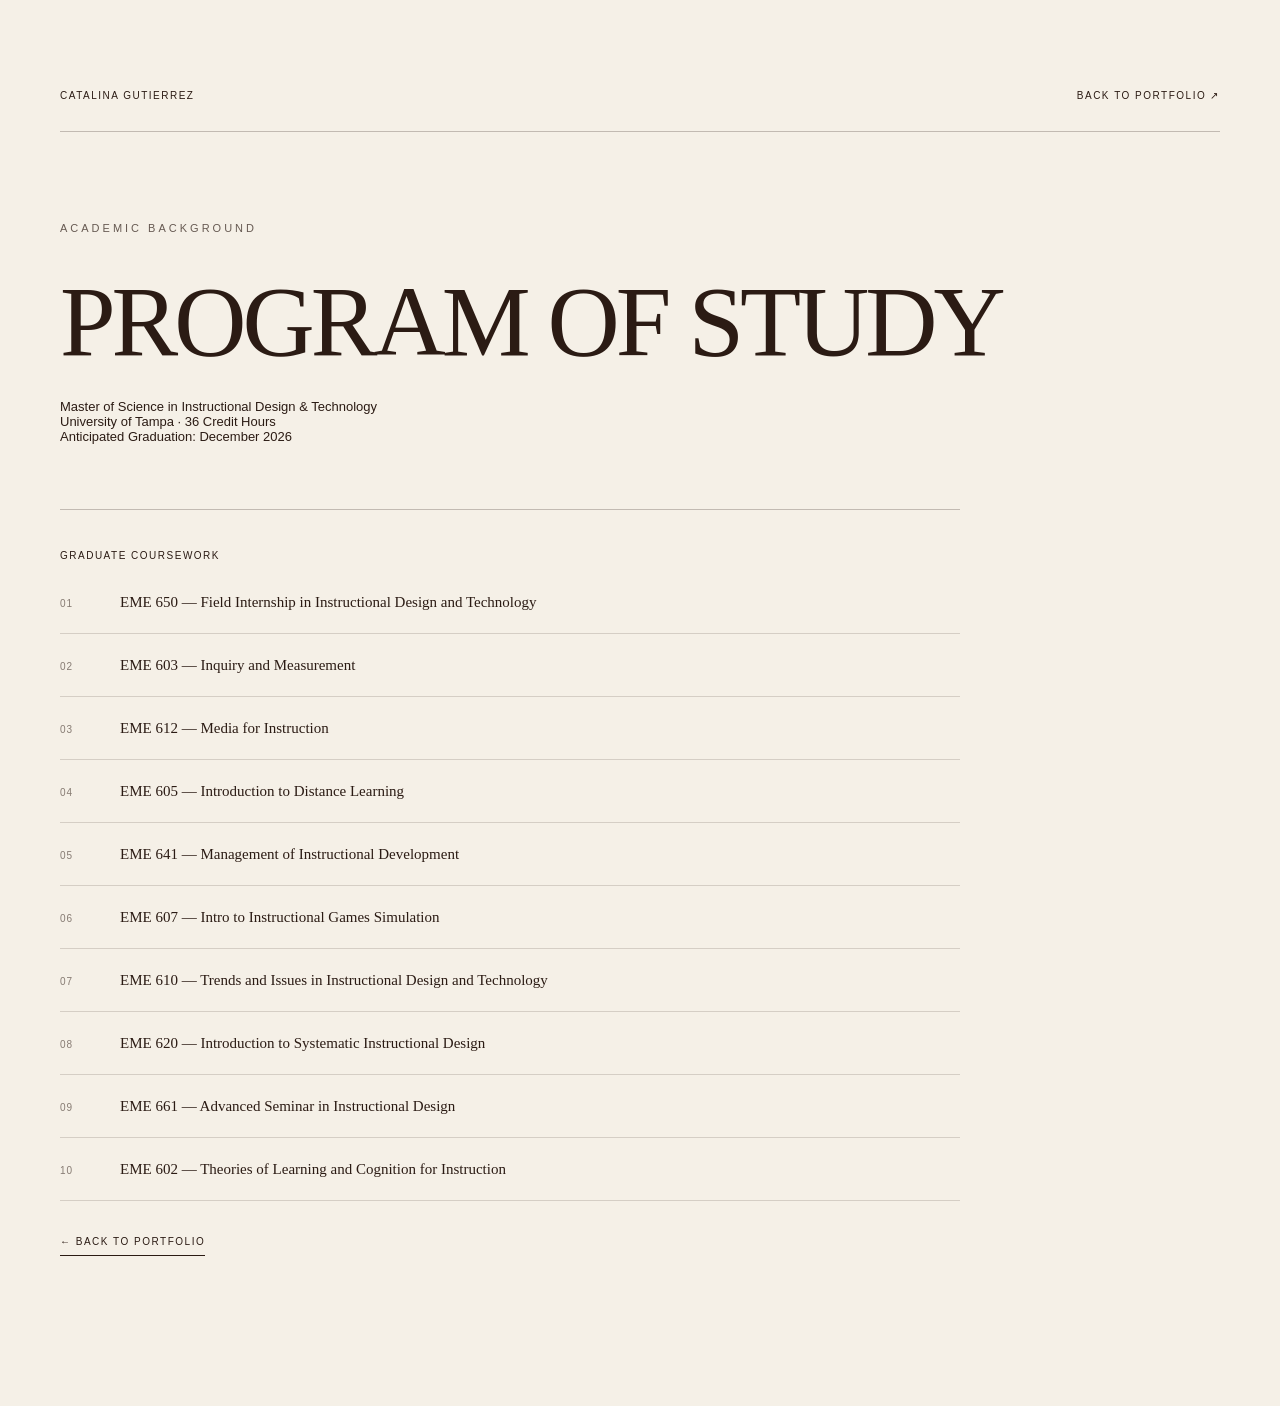
<file: program.html>
<!DOCTYPE html>
<html lang="en">
<head>
    <meta charset="UTF-8">
    <meta name="viewport" content="width=device-width, initial-scale=1.0">
    <title>Program of Study | Catalina Gutierrez</title>
    <link rel="stylesheet" href="style.css">
</head>

<body>

    <header class="resume-header">
        <a href="index.html" class="resume-home">CATALINA GUTIERREZ</a>
        <a href="index.html" class="resume-download">BACK TO PORTFOLIO ↗</a>
    </header>

    <main class="resume-page">

        <p class="section-label">ACADEMIC BACKGROUND</p>
        <h1>PROGRAM OF STUDY</h1>

        <p class="resume-intro">
            Master of Science in Instructional Design & Technology<br>
            University of Tampa · 36 Credit Hours<br>
            Anticipated Graduation: December 2026
        </p>

        <section class="program-courses">
            <p class="academic-number">GRADUATE COURSEWORK</p>

            <div class="course-row"><span>01</span><p>EME 650 — Field Internship in Instructional Design and Technology</p></div>
            <div class="course-row"><span>02</span><p>EME 603 — Inquiry and Measurement</p></div>
            <div class="course-row"><span>03</span><p>EME 612 — Media for Instruction</p></div>
            <div class="course-row"><span>04</span><p>EME 605 — Introduction to Distance Learning</p></div>
            <div class="course-row"><span>05</span><p>EME 641 — Management of Instructional Development</p></div>
            <div class="course-row"><span>06</span><p>EME 607 — Intro to Instructional Games Simulation</p></div>
            <div class="course-row"><span>07</span><p>EME 610 — Trends and Issues in Instructional Design and Technology</p></div>
            <div class="course-row"><span>08</span><p>EME 620 — Introduction to Systematic Instructional Design</p></div>
            <div class="course-row"><span>09</span><p>EME 661 — Advanced Seminar in Instructional Design</p></div>
            <div class="course-row"><span>10</span><p>EME 602 — Theories of Learning and Cognition for Instruction</p></div>

        </section>

        <a href="index.html" class="resume-back">← BACK TO PORTFOLIO</a>

    </main>

</body>
</html>
</file>
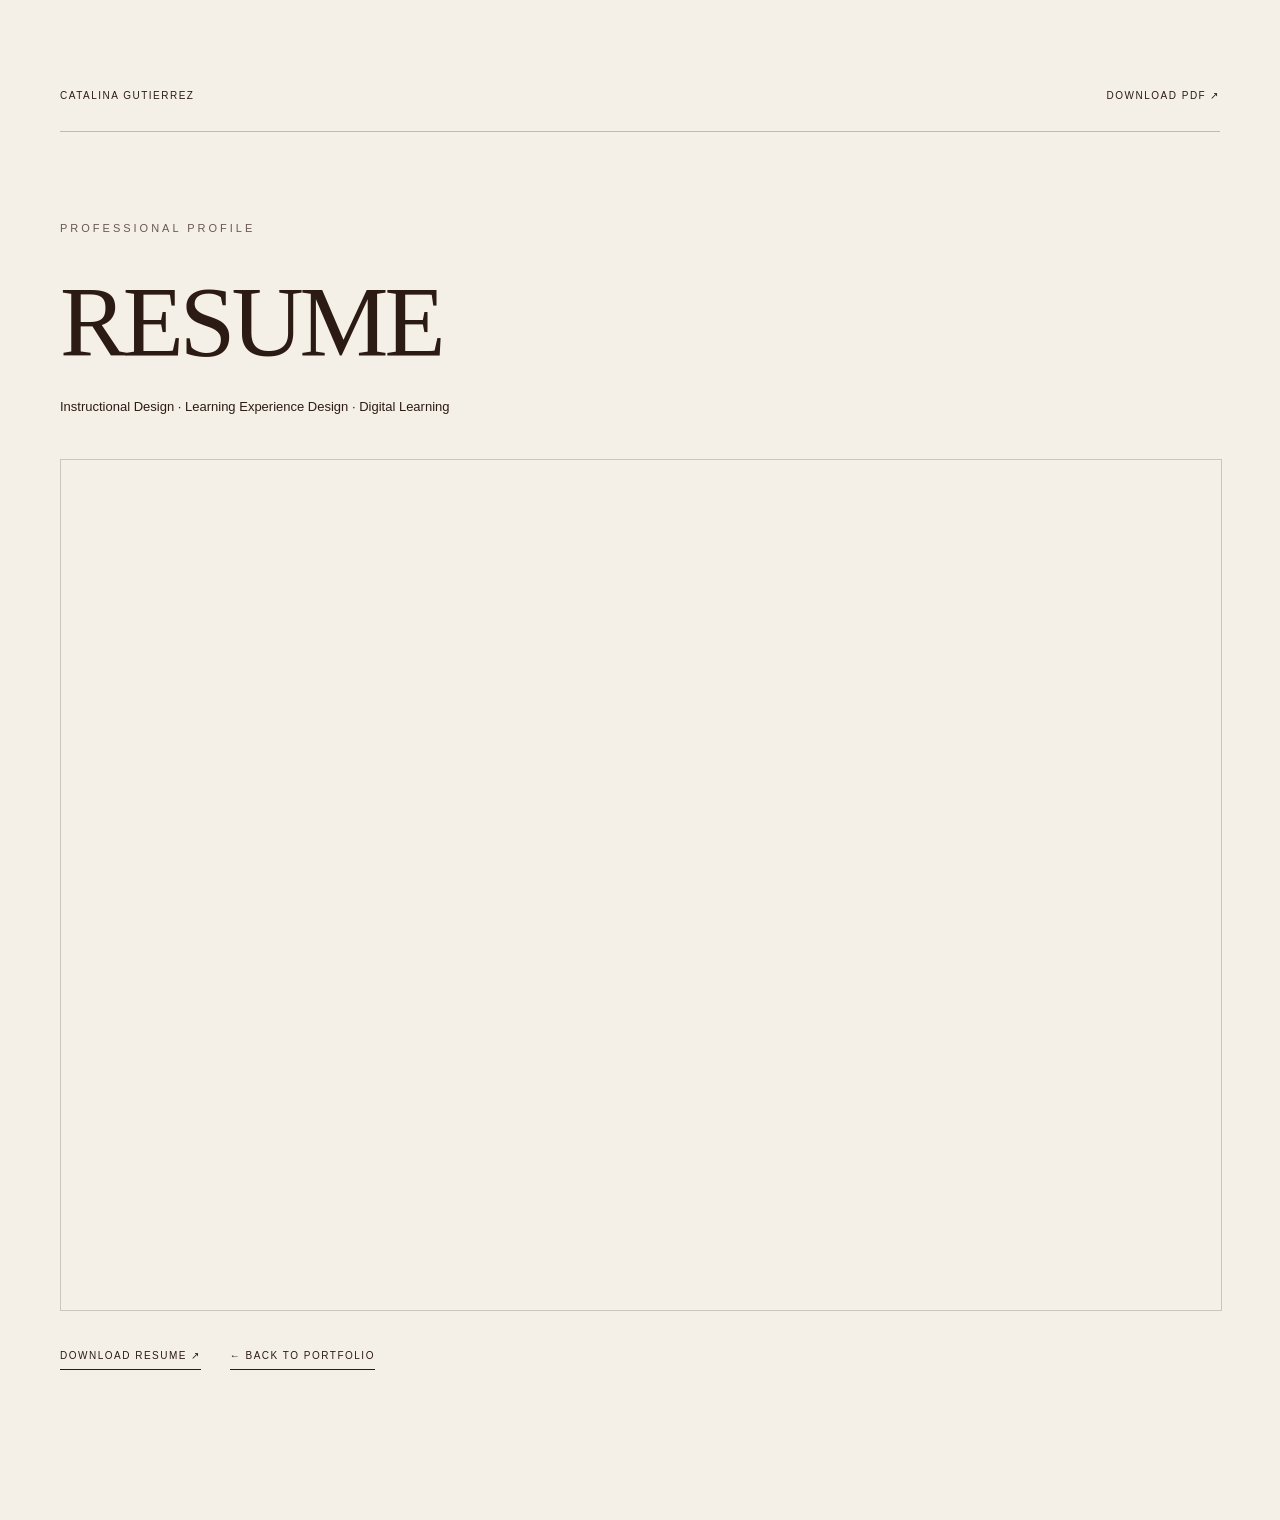
<file: resume.html>
<!DOCTYPE html>
<html lang="en">
<head>
    <meta charset="UTF-8">
    <meta name="viewport" content="width=device-width, initial-scale=1.0">
    <title>Resume | Catalina Gutierrez</title>
    <link rel="stylesheet" href="style.css">
</head>

<body>

    <header class="resume-header">
        <a href="index.html" class="resume-home">CATALINA GUTIERREZ</a>
        <a href="Catalina%20Gutierrez.pdf" download class="resume-download">DOWNLOAD PDF ↗</a>
    </header>

    <main class="resume-page">
        <p class="section-label">PROFESSIONAL PROFILE</p>
        <h1>RESUME</h1>
        <p class="resume-intro">
            Instructional Design · Learning Experience Design · Digital Learning
        </p>

        <div class="resume-viewer">
            <iframe src="Catalina%20Gutierrez.pdf" title="Catalina Gutierrez Resume"></iframe>
        </div>

        <a href="Catalina%20Gutierrez.pdf" download class="resume-download-bottom">
            DOWNLOAD RESUME ↗
        </a>

        <a href="index.html" class="resume-back">← BACK TO PORTFOLIO</a>
    </main>

</body>
</html>
</file>
<file: style.css>
body {
    background-color: #F5F0E7;
    color: #2B1B14;
    font-family: "Bodoni 72", Didot, serif;
    margin: 0;
    padding: 60px;
    box-sizing: border-box;
}

header {
    width: 100%;
}

nav {
    display: flex;
    justify-content: flex-end;
    gap: 32px;
}

nav a {
    color: #2B1B14;
    text-decoration: none;
    font-family: Arial, sans-serif;
    font-size: 12px;
    letter-spacing: 1.5px;
}

.hero {
    min-height: 90vh;
    display: flex;
    flex-direction: column;
    justify-content: center;
}

.hero h1 {
     font-family: "Bodoni 72", Didot, serif;
    font-size: clamp(80px, 14vw, 190px);
    line-height: 0.8;
    margin: 20px 0;
    font-weight: 400;
    letter-spacing: -4px;
    transform: scaleX(0.78);
    transform-origin: left center;
}

.hero h2 {
    font-family: Arial, sans-serif;
    font-size: clamp(18px, 2.5vw, 32px);
    font-weight: 400;
    letter-spacing: 5px;
    margin: 0;
    text-transform: uppercase;
}

.hero .eyebrow {
    font-family: Arial, sans-serif;
    font-size: 11px;
    letter-spacing: 3px;
    text-transform: uppercase;
    margin: 0;
    opacity: 0.7;
}

.hero .intro {
    font-family: Arial, sans-serif;
    font-size: 12px;
    letter-spacing: 1px;
    line-height: 1.6;
    margin-top: 18px;
    max-width: 420px;
    opacity: 0.7;
}

.hero-image {
    width: 280px;
    position: absolute;
    right: 0%;
    top: 20%;
}

.hero-image img {
    width: 100%;
    height: auto;
    display: block;
}

.hero-image img {
    border-radius: 2px;
}

.signature {
   width: 145px;
    margin-top: 70px;
    margin-left: auto;
    margin-right: 2%;
    transform: rotate(-2deg);
    position: relative;
    z-index: 3;
}

.signature img {
    width: 100%;
    height: auto;
    display: block;
}

nav a {
    position: relative;
}

nav a::after {
    content: "";
    position: absolute;
    left: 0;
    bottom: -6px;
    width: 100%;
    height: 1px;
    background-color: #2B1B14;
    transform: scaleX(0);
    transform-origin: right;
    transition: transform 0.3s ease;
}

nav a:hover::after {
    transform: scaleX(1);
    transform-origin: left;
}

.about {
    min-height: 100vh;
    padding: 120px 0;
    display: flex;
    flex-direction: column;
    justify-content: center;
}

.section-label {
    font-family: Arial, sans-serif;
    font-size: 11px;
    letter-spacing: 3px;
    text-transform: uppercase;
    margin: 0 0 30px 0;
    opacity: 0.7;
}

.about h2 {
    font-size: clamp(32px, 4.5vw, 64px);
    line-height: 0.95;
    font-weight: 400;
    letter-spacing: -3px;
    max-width: 950px;
    margin: 0;
}

.about-text {
    font-family: Arial, sans-serif;
    font-size: 15px;
    line-height: 1.8;
    max-width: 380px;
    margin-top: 40px;
    opacity: 0.82;
}
.about-image {
    width: 62%;
    max-width: 900px;
    margin-top: -350px;
    margin-left: auto;
    margin-right: 2%;
    position: relative;
    z-index: 1;
}

.about-image img {
    width: 100%;
    height: auto;
    display: block;
}
.design {
    min-height: 100vh;
    padding: 140px 0;
}

.design > h2 {
    font-size: clamp(42px, 6vw, 82px);
    line-height: 0.95;
    font-weight: 400;
    letter-spacing: -3px;
    margin: 0 0 80px 0;
    max-width: 700px;
}

.design-grid {
    display: grid;
    grid-template-columns: repeat(2, 1fr);
    gap: 0;
    border-top: 1px solid rgba(43, 27, 20, 0.25);
}

.design-card {
    padding: 45px 40px 55px 0;
    border-bottom: 1px solid rgba(43, 27, 20, 0.25);
    transition: transform 0.3s ease;
}

.design-card:nth-child(even) {
    padding-left: 40px;
    border-left: 1px solid rgba(43, 27, 20, 0.25);
}

.design-card span {
    font-family: Arial, sans-serif;
    font-size: 11px;
    letter-spacing: 2px;
    opacity: 0.55;
}

.design-card h3 {
    font-family: Arial, sans-serif;
    font-size: 18px;
    font-weight: 400;
    letter-spacing: 2px;
    margin: 28px 0 18px 0;
}

.design-card p {
    font-family: Arial, sans-serif;
    font-size: 14px;
    line-height: 1.7;
    max-width: 420px;
    margin: 0;
    opacity: 0.75;
}

.design-card:hover {
    transform: translateY(-5px);
}
.design-card {
    color: #2B1B14;
    text-decoration: none;
    display: block;
}

.design-card:hover {
    color: #2B1B14;
}
.connect {
    min-height: 80vh;
    padding: 140px 0;
    display: flex;
    flex-direction: column;
    justify-content: center;
}

.connect h2 {
    font-size: clamp(42px, 6vw, 82px);
    line-height: 0.95;
    font-weight: 400;
    letter-spacing: -3px;
    max-width: 850px;
    margin: 0 0 40px 0;
}

.connect-text {
    font-family: Arial, sans-serif;
    font-size: 15px;
    line-height: 1.7;
    max-width: 480px;
    opacity: 0.75;
    margin: 0 0 50px 0;
}.connect-location {
    font-family: Arial, sans-serif;
    font-size: 10px;
    letter-spacing: 2px;
    text-transform: uppercase;
    opacity: 0.55;
    margin: -30px 0 50px 0;
}

.connect-links {
    display: flex;
    gap: 35px;
    flex-wrap: wrap;
}

.connect-links a {
    color: #2B1B14;
    text-decoration: none;
    font-family: Arial, sans-serif;
    font-size: 11px;
    letter-spacing: 2px;
    position: relative;
}

.connect-links a::after {
    content: "";
    position: absolute;
    left: 0;
    bottom: -7px;
    width: 100%;
    height: 1px;
    background-color: #2B1B14;
    transform: scaleX(0);
    transform-origin: right;
    transition: transform 0.3s ease;
}

.connect-links a:hover::after {
    transform: scaleX(1);
    transform-origin: left;
}
footer {
    border-top: 1px solid rgba(43, 27, 20, 0.25);
    padding: 25px 0;
    display: flex;
    justify-content: space-between;
    gap: 20px;
    font-family: Arial, sans-serif;
    font-size: 9px;
    letter-spacing: 1.5px;
    opacity: 0.6;
    text-transform: uppercase;
}

footer p {
    margin: 0;
}
.hero > * {
    animation: fadeUp 0.8s ease both;
}

.hero .eyebrow {
    animation-delay: 0.1s;
}

.hero h1 {
    animation-delay: 0.2s;
}

.hero h2 {
    animation-delay: 0.3s;
}

.hero .signature {
    animation-delay: 0.4s;
}

.hero .intro {
    animation-delay: 0.5s;
}

.hero-image {
    animation: fadeIn 1s ease 0.3s both;
}

@keyframes fadeUp {
    from {
        opacity: 0;
        transform: translateY(20px);
    }

    to {
        opacity: 1;
        transform: translateY(0);
    }
}

@keyframes fadeIn {
    from {
        opacity: 0;
    }

    to {
        opacity: 1;
    }
}
.scroll-cue {
    font-family: Arial, sans-serif;
    font-size: 9px;
    letter-spacing: 2px;
    opacity: 0.55;
    margin-top: 70px;
    align-self: center;
    text-align: center;
    animation: scrollPulse 2s ease-in-out infinite;
}

@keyframes scrollPulse {
    0%, 100% {
        opacity: 0.35;
    }

    50% {
        opacity: 0.8;
    }
}
.about-details {
    display: grid;
    grid-template-columns: repeat(3, 1fr);
    gap: 55px;
    margin-top: 90px;
    max-width: 900px;
}

.about-detail {
    border-top: 1px solid rgba(43, 27, 20, 0.25);
    padding-top: 20px;
}

.about-detail span {
    font-family: Arial, sans-serif;
    font-size: 9px;
    letter-spacing: 2px;
    opacity: 0.45;
}

.about-detail h3 {
    font-family: Arial, sans-serif;
    font-size: 13px;
    font-weight: 400;
    letter-spacing: 2px;
    margin: 20px 0 12px 0;
}

.about-detail p {
    font-family: Arial, sans-serif;
    font-size: 13px;
    line-height: 1.7;
    margin: 0;
    opacity: 0.72;
}
.about-details-title {
    font-family: Arial, sans-serif;
    font-size: 11px;
    font-weight: 400;
    letter-spacing: 3px;
    text-transform: uppercase;
    margin: 10x 0 30px 0;
    opacity: 0.65;
}
.about-detail {
    transition: transform 0.3s ease;
}

.about-detail:hover {
    transform: translateY(-10px);
}
.hero-name {
    font-family: "Bodoni 72", Didot, serif;
    font-size: clamp(22px, 3vw, 38px);
    font-weight: 400;
    letter-spacing: 5px;
    margin: 0;
    transform: scaleX(0.9);
    transform-origin: left center;
}
@media (max-width: 700px) {

    body {
        padding: 25px;
    }

    nav {
        gap: 16px;
        flex-wrap: wrap;
    }

    nav a {
        font-size: 9px;
        letter-spacing: 1px;
    }

    .hero {
        min-height: auto;
        padding-top: 60px;
    }

    .hero h1 {
        font-size: clamp(58px, 18vw, 100px);
        letter-spacing: -4px;
    }

    .hero-name {
        font-size: 22px;
        letter-spacing: 2px;
    }

    .hero-image {
        position: relative;
        width: 60%;
        right: auto;
        top: auto;
        margin: 80px 0 0 auto;
    }

    .signature {
        width: 150px;
        margin-top: 45px;
        margin-right: 0;
    }

    .about,
    .design,
    .connect {
        padding: 90px 0;
    }

    .about h2,
    .design > h2,
    .connect h2 {
        font-size: clamp(36px, 11vw, 58px);
        letter-spacing: -2px;
    }

    .about-text {
        max-width: 100%;
    }

    .about-image {
        width: 100%;
        margin-top: 50px;
        margin-right: 0;
    }

    .about-details {
        grid-template-columns: 1fr;
        gap: 45px;
    }

    .design-grid {
        grid-template-columns: 1fr;
    }

    .design-card,
    .design-card:nth-child(even) {
        padding: 35px 0;
        border-left: none;
    }

    .connect-links {
        gap: 25px;
    }

    footer {
        flex-direction: column;
        gap: 10px;
    }
}
.about-recognition {
    margin-top: 80px;
    border-top: 1px solid rgba(43, 27, 20, 0.25);
    padding-top: 20px;
    max-width: 900px;
}

.about-recognition span {
    font-family: Arial, sans-serif;
    font-size: 9px;
    letter-spacing: 2px;
    opacity: 0.45;
}

.about-recognition p {
    font-family: Arial, sans-serif;
    font-size: 13px;
    letter-spacing: 1px;
    margin: 14px 0 0 0;
    opacity: 0.72;
}
.signature-signoff {
    margin-top: 100px;
    margin-left: auto;
    width: 260px;
    display: flex;
    flex-direction: column;
    align-items: flex-start;
}

.signature-signoff span {
    font-family: "Bodoni 72", Didot, serif;
    font-size: 24px;
    font-style: italic;
    margin-bottom: 8px;
}

.signature-signoff img {
    width: 210px;
    height: auto;
    display: block;
}

/* PROFESSIONAL GOALS PAGE */

.goals-page {
    padding: 0;
}

.goals-hero {
    min-height: 65vh;
    padding: 100px 0 80px 0;
    display: flex;
    flex-direction: column;
    justify-content: center;
}

.goals-hero h1 {
    font-size: clamp(60px, 10vw, 130px);
    line-height: 0.85;
    font-weight: 400;
    letter-spacing: -4px;
    margin: 0;
}

.goals-intro {
    font-family: Arial, sans-serif;
    font-size: 14px;
    line-height: 1.8;
    max-width: 420px;
    margin-top: 35px;
    opacity: 0.75;
}

.goals-content {
    padding: 60px 0 120px 0;
    border-top: 1px solid rgba(43, 27, 20, 0.25);
}
.goals-overview {
    max-width: 720px;
    margin-bottom: 120px;
}

.goals-overview h2 {
    font-size: clamp(36px, 5vw, 64px);
    line-height: 0.95;
    font-weight: 400;
    letter-spacing: -2px;
    margin: 0 0 35px 0;
}

.goals-overview p:not(.section-label) {
    font-family: Arial, sans-serif;
    font-size: 14px;
    line-height: 1.9;
    max-width: 650px;
    margin: 0 0 22px 0;
    opacity: 0.8;
}

.goals-skills {
    max-width: 900px;
}

.goals-skill {
    display: grid;
    grid-template-columns: 55px 1fr;
    gap: 25px;
    padding: 35px 0 40px 0;
    border-top: 1px solid rgba(43, 27, 20, 0.25);
}

.goals-skill > span {
    font-family: Arial, sans-serif;
    font-size: 11px;
    letter-spacing: 2px;
    opacity: 0.5;
    padding-top: 5px;
}

.goals-skill h3 {
    font-family: Arial, sans-serif;
    font-size: 13px;
    font-weight: 400;
    letter-spacing: 2px;
    line-height: 1.5;
    margin: 0 0 15px 0;
}

.goals-skill p {
    font-family: Arial, sans-serif;
    font-size: 14px;
    line-height: 1.8;
    max-width: 650px;
    margin: 0;
    opacity: 0.78;
}
.goals-closing {
    max-width: 720px;
    margin-top: 120px;
    padding-top: 45px;
    border-top: 1px solid rgba(43, 27, 20, 0.25);
}

.goals-closing h2 {
    font-size: clamp(36px, 5vw, 64px);
    line-height: 0.95;
    font-weight: 400;
    letter-spacing: -2px;
    margin: 0 0 35px 0;
}

.goals-closing p:not(.section-label) {
    font-family: Arial, sans-serif;
    font-size: 14px;
    line-height: 1.9;
    max-width: 650px;
    margin: 0 0 22px 0;
    opacity: 0.8;
}


/* DESIGN ARTIFACTS SECTION */

.artifacts {
    padding: 100px 0;
    border-top: 1px solid rgba(43, 27, 20, 0.25);
}

.artifacts > h2 {
    font-size: clamp(42px, 6vw, 76px);
    font-weight: 400;
    letter-spacing: -3px;
    line-height: 0.95;
    margin: 20px 0 30px 0;
}

.artifacts-intro {
    font-family: Arial, sans-serif;
    font-size: 14px;
    line-height: 1.9;
    max-width: 480px;
    margin-bottom: 70px;
    opacity: 0.8;
}

.artifacts-grid {
    display: grid;
    grid-template-columns: repeat(3, minmax(0, 1fr));
    gap: 30px;
}

.artifact-card {
    border-top: 1px solid rgba(43, 27, 20, 0.35);
    padding-top: 22px;
}

.artifact-card > span {
    font-family: Arial, sans-serif;
    font-size: 9px;
    letter-spacing: 1.5px;
    opacity: 0.6;
}

.artifact-card h3 {
    font-size: 25px;
    font-weight: 400;
    line-height: 1.2;
    margin: 25px 0 15px 0;
}

.artifact-card p {
    font-family: Arial, sans-serif;
    font-size: 12px;
    line-height: 1.7;
    opacity: 0.7;
}

.artifact-card .artifact-placeholder {
    margin-top: 35px;
    font-size: 9px;
    letter-spacing: 1.5px;
    opacity: 0.45;
}

@media (max-width: 700px) {
    .artifacts {
        padding: 75px 0;
    }

    .artifacts-grid {
        grid-template-columns: 1fr;
        gap: 45px;
    }

    .artifacts > h2 {
        letter-spacing: -2px;
    }

    .artifacts-intro {
        margin-bottom: 50px;
    }
}


/* DEVELOPMENT ARTIFACTS */

.development {
    padding: 100px 0;
    border-top: 1px solid rgba(43, 27, 20, 0.25);
}

.development > h2 {
    font-size: clamp(42px, 6vw, 76px);
    font-weight: 400;
    letter-spacing: -3px;
    line-height: 0.95;
    margin: 20px 0 30px 0;
}

.development-intro {
    font-family: Arial, sans-serif;
    font-size: 14px;
    line-height: 1.9;
    max-width: 480px;
    margin-bottom: 70px;
    opacity: 0.8;
}

.development-grid {
    display: grid;
    grid-template-columns: 1fr;
    max-width: 760px;
}

.development-card {
    border-top: 1px solid rgba(43, 27, 20, 0.35);
    padding-top: 25px;
}

.development-card > span {
    font-family: Arial, sans-serif;
    font-size: 9px;
    letter-spacing: 1.5px;
    opacity: 0.6;
}

.development-card h3 {
    font-size: clamp(28px, 4vw, 42px);
    font-weight: 400;
    margin: 25px 0 15px 0;
}

.development-card p {
    font-family: Arial, sans-serif;
    font-size: 14px;
    line-height: 1.9;
    max-width: 650px;
    opacity: 0.8;
}

.development-card .development-meta {
    font-size: 11px;
    letter-spacing: 1px;
}

.development-card .development-role {
    font-size: 9px;
    letter-spacing: 1.5px;
    margin-top: 30px;
}

.development-card a {
    display: inline-block;
    font-family: Arial, sans-serif;
    font-size: 10px;
    letter-spacing: 1.5px;
    color: #2B1B14;
    text-decoration: none;
    border-bottom: 1px solid rgba(43, 27, 20, 0.5);
    padding-bottom: 8px;
    margin-top: 15px;
}

@media (max-width: 700px) {
    .development {
        padding: 75px 0;
    }
}
/* EXECUTIVE SUMMARY */
.executive-summary {
    padding: 100px 0;
    border-top: 1px solid rgba(43,27,20,.25);
}

.executive-summary h2 {
    font-size: clamp(42px, 6vw, 76px);
    font-weight: 400;
    letter-spacing: -3px;
    line-height: .95;
    margin: 20px 0 40px;
}

.executive-summary p:not(.section-label) {
    font-family: Arial, sans-serif;
    font-size: 14px;
    line-height: 2;
    max-width: 680px;
    opacity: .8;
    margin-bottom: 20px;
}

@media(max-width:700px) {
    .executive-summary {
        padding: 75px 0;
    }

    .executive-summary h2 {
        letter-spacing: -2px;
    }
}

/* RESUME PAGE */
.resume-header {
    display: flex;
    justify-content: space-between;
    align-items: center;
    padding: 30px 0;
    border-bottom: 1px solid rgba(43,27,20,.25);
}

.resume-header a,
.resume-back,
.resume-download,
.resume-download-bottom {
    color: #2B1B14;
    text-decoration: none;
    font-family: Arial, sans-serif;
    font-size: 10px;
    letter-spacing: 1.5px;
}

.resume-page {
    padding: 90px 0;
}

.resume-page h1 {
    font-size: clamp(55px, 8vw, 100px);
    font-weight: 400;
    letter-spacing: -4px;
    margin: 20px 0;
}

.resume-intro {
    font-family: Arial, sans-serif;
    font-size: 13px;
    margin-bottom: 45px;
}

.resume-viewer iframe {
    width: 100%;
    height: 850px;
    border: 1px solid rgba(43,27,20,.2);
}

.resume-download-bottom,
.resume-back {
    display: inline-block;
    margin: 35px 25px 0 0;
    padding-bottom: 8px;
    border-bottom: 1px solid #2B1B14;
}

@media(max-width:700px) {
    .resume-page {
        padding: 60px 0;
    }

    .resume-viewer iframe {
        height: 600px;
    }
}

/* ACADEMIC PROFILE */

.academic-profile {
    padding: 110px 0;
    border-top: 1px solid rgba(43, 27, 20, 0.2);
}

.academic-profile h2 {
    font-size: clamp(36px, 5vw, 58px);
    font-weight: 400;
    letter-spacing: -2px;
    margin: 20px 0 45px;
}

.academic-grid {
    display: grid;
    grid-template-columns: repeat(2, 1fr);
    gap: 25px;
}

.academic-card {
    display: flex;
    flex-direction: column;
    min-height: 390px;
    padding: 30px;
    color: #2B1B14;
    text-decoration: none;
    border: 1px solid rgba(43, 27, 20, 0.2);
    background: #F5F0E7;
    transition: background 0.3s ease;
}

.academic-card:hover {
    background: #EEE6D9;
}

.academic-number {
    font-family: Arial, sans-serif;
    font-size: 10px;
    letter-spacing: 1.5px;
}

.academic-preview {
    margin: 35px 0;
    color: rgba(43, 27, 20, 0.22);
    font-family: Georgia, serif;
    font-size: clamp(27px, 4vw, 43px);
    line-height: 1.05;
    letter-spacing: -1px;
}

.academic-card h3 {
    font-size: 25px;
    font-weight: 400;
    margin: 0 0 10px;
}

.academic-card p {
    font-family: Arial, sans-serif;
    font-size: 12px;
    line-height: 1.7;
    margin: 0 0 25px;
}

.academic-link {
    margin-top: auto;
    font-family: Arial, sans-serif;
    font-size: 10px;
    letter-spacing: 1.5px;
    border-bottom: 1px solid #2B1B14;
    padding-bottom: 8px;
    width: fit-content;
}

@media (max-width: 700px) {
    .academic-grid {
        grid-template-columns: 1fr;
    }

    .academic-profile {
        padding: 75px 0;
    }
}

/* AWARDS & PROGRAM PAGES */

.award-detail,
.program-courses {
    margin-top: 65px;
    padding-top: 30px;
    border-top: 1px solid rgba(43, 27, 20, 0.25);
}

.award-detail h2 {
    font-size: 38px;
    font-weight: 400;
    margin: 30px 0 15px;
    letter-spacing: -1px;
}

.award-detail p:not(.academic-number) {
    font-family: Arial, sans-serif;
    font-size: 13px;
    line-height: 1.8;
    max-width: 550px;
}

.award-note {
    color: rgba(43, 27, 20, 0.55);
    font-style: italic;
    margin-top: 30px;
}

.program-courses {
    max-width: 900px;
}

.course-row {
    display: grid;
    grid-template-columns: 45px 1fr;
    gap: 15px;
    align-items: baseline;
    padding: 19px 0;
    border-bottom: 1px solid rgba(43, 27, 20, 0.16);
}

.course-row span {
    font-family: Arial, sans-serif;
    font-size: 10px;
    letter-spacing: 1px;
    color: rgba(43, 27, 20, 0.55);
}

.course-row p {
    margin: 0;
    font-size: 15px;
    line-height: 1.6;
}

@media (max-width: 600px) {
    .award-detail h2 {
        font-size: 30px;
    }

    .course-row {
        grid-template-columns: 30px 1fr;
        gap: 10px;
    }

    .course-row p {
        font-size: 13px;
    }
}
</file>
